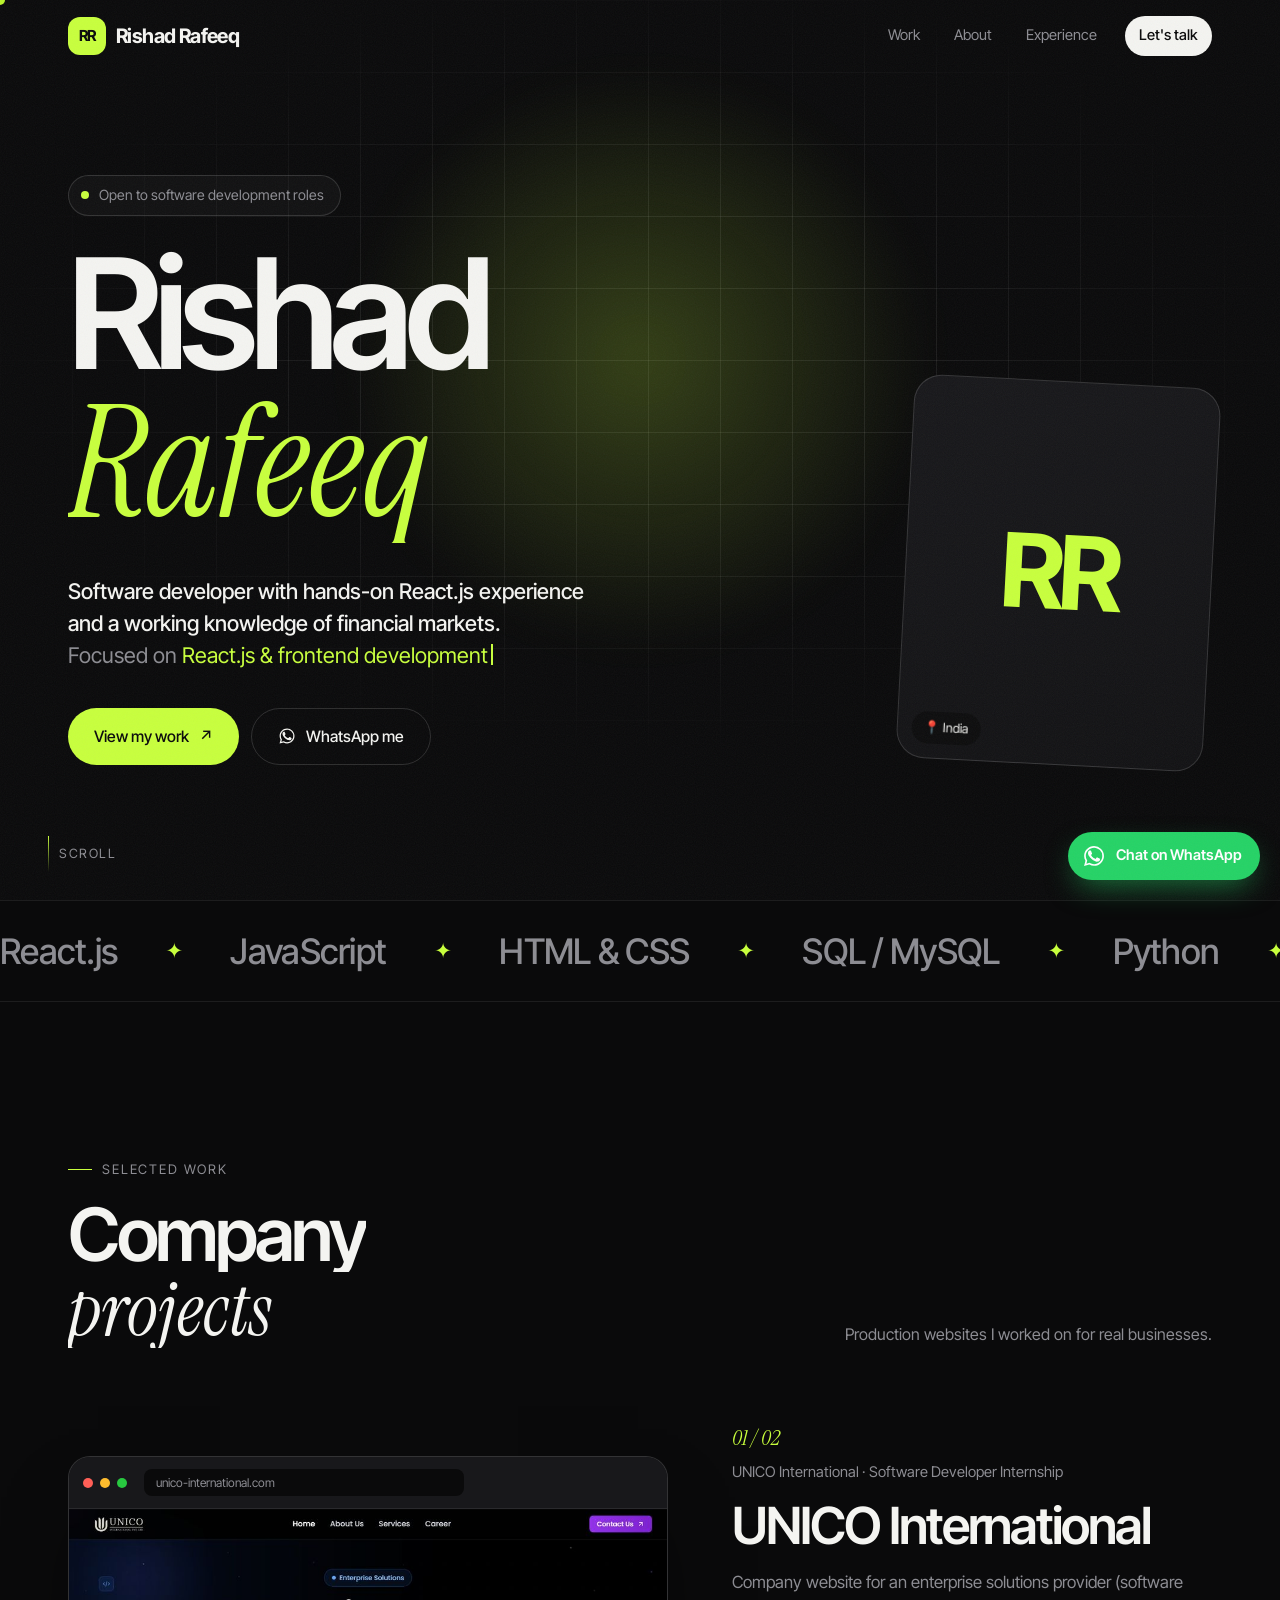
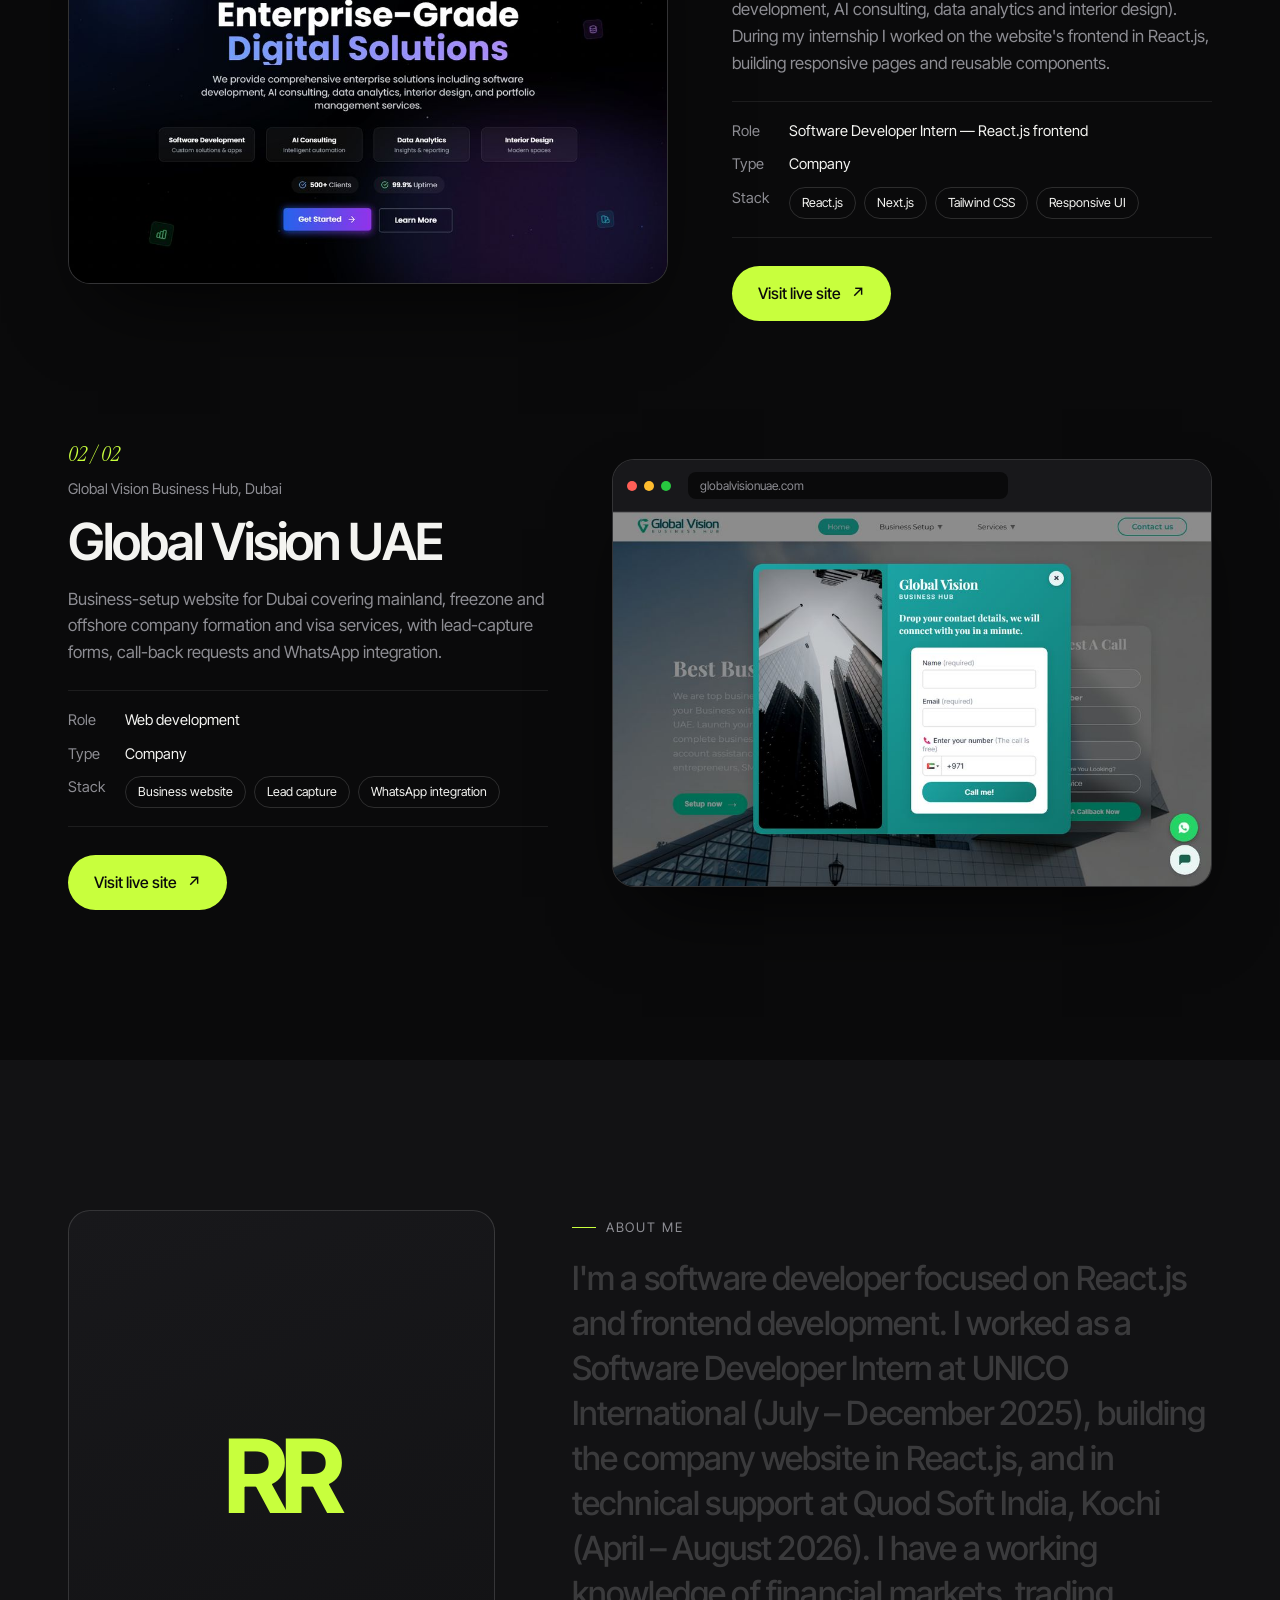
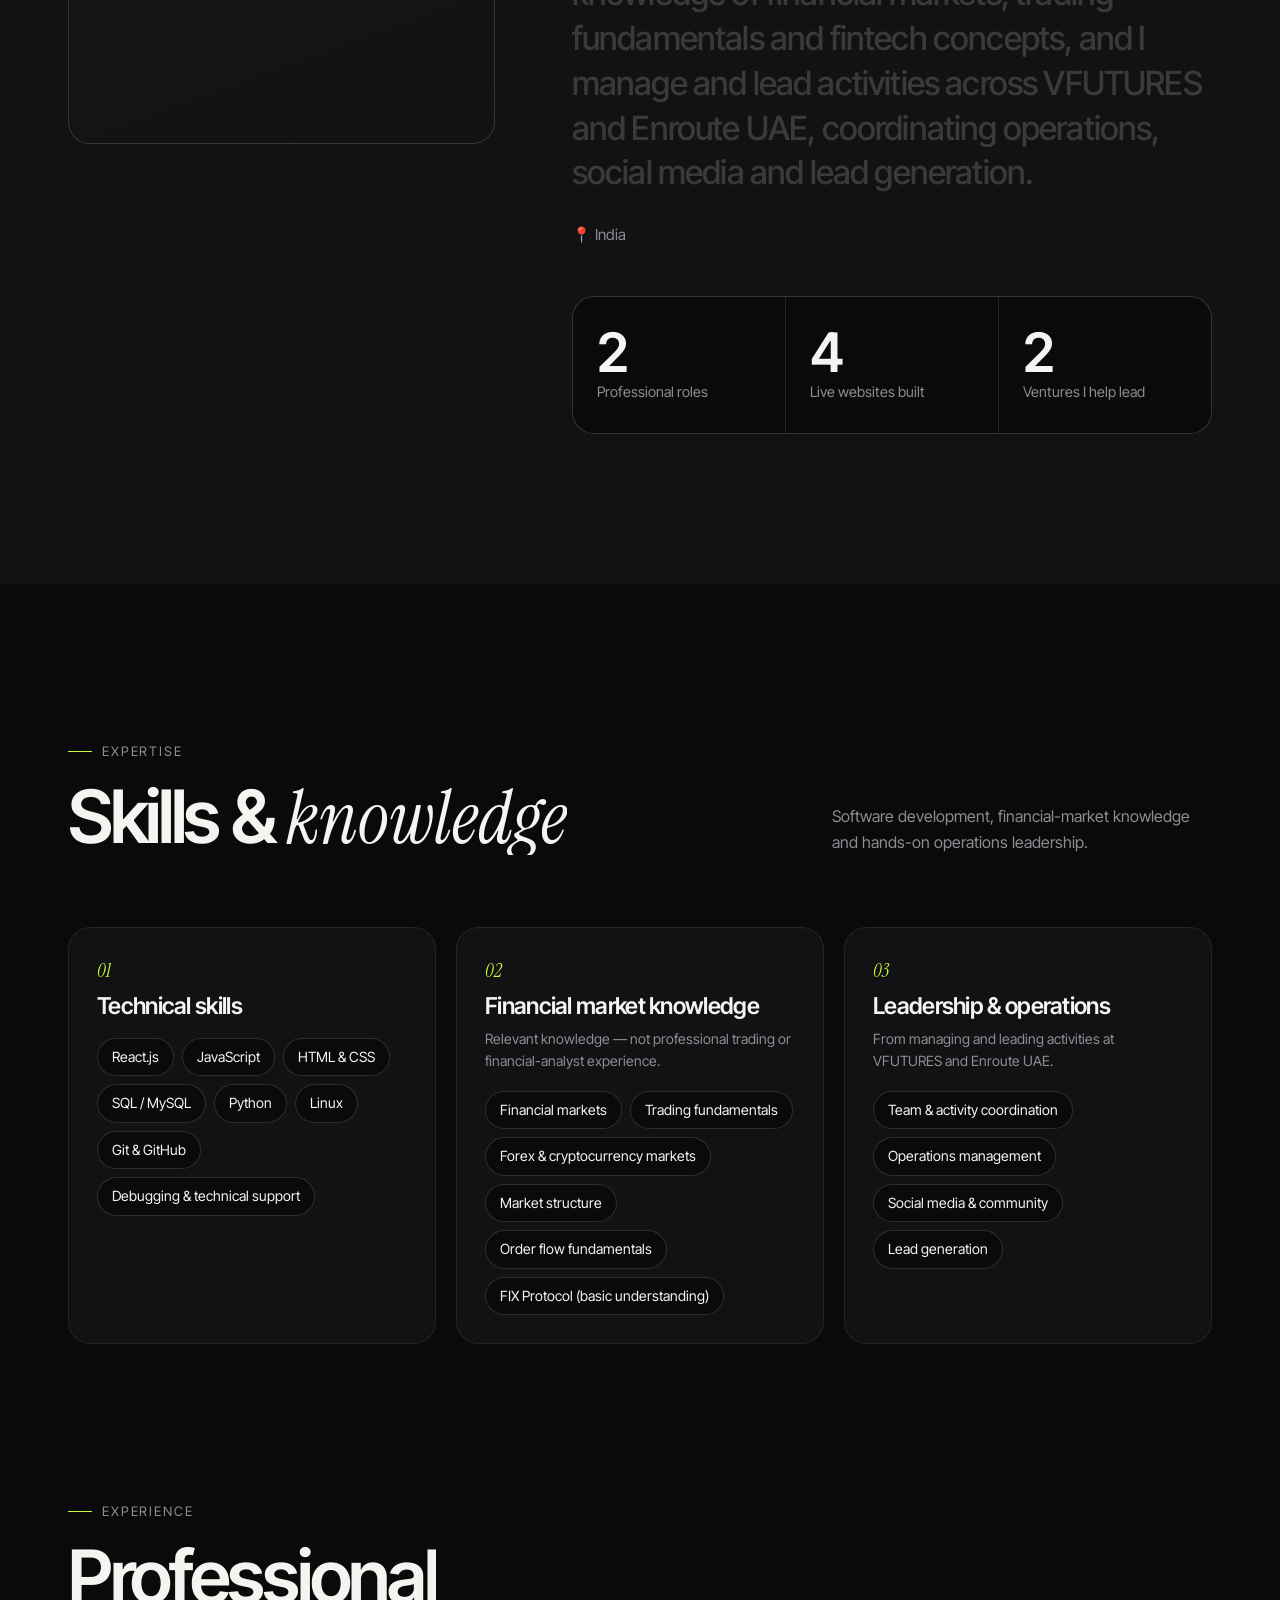
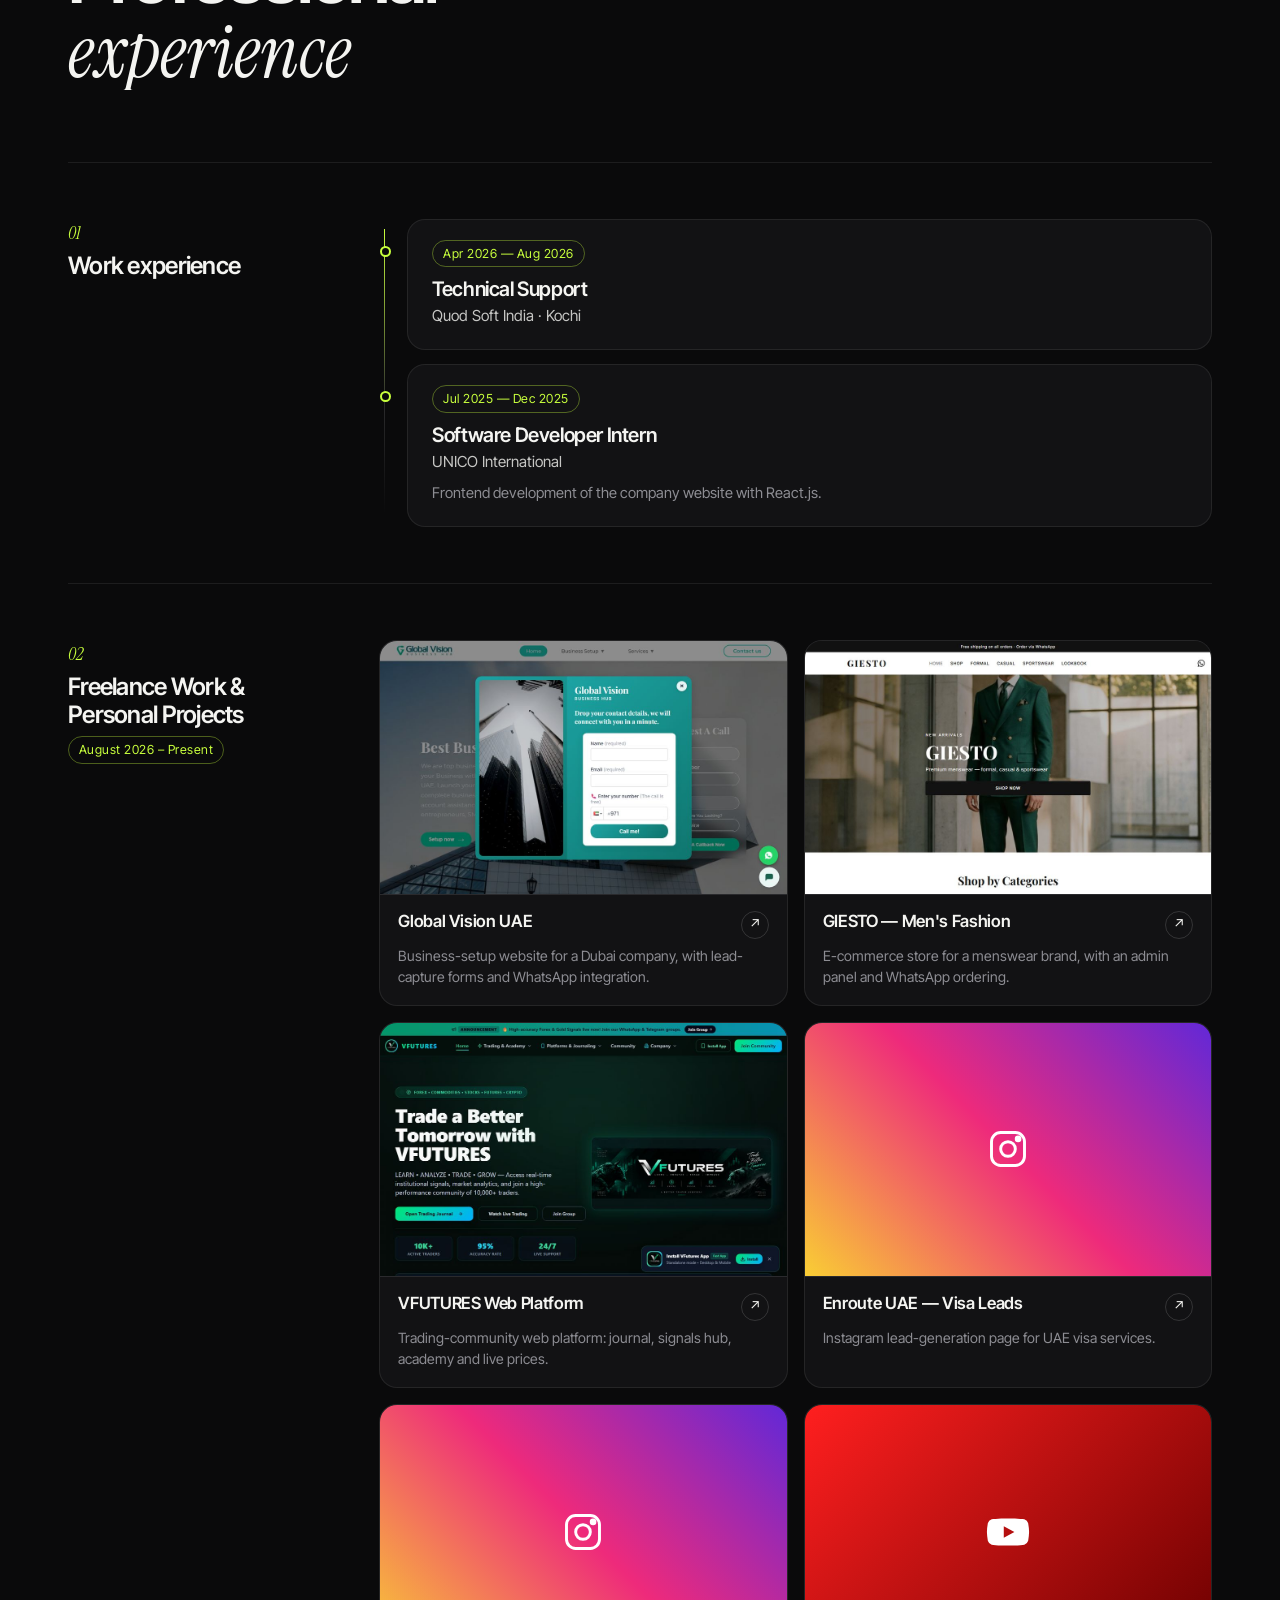
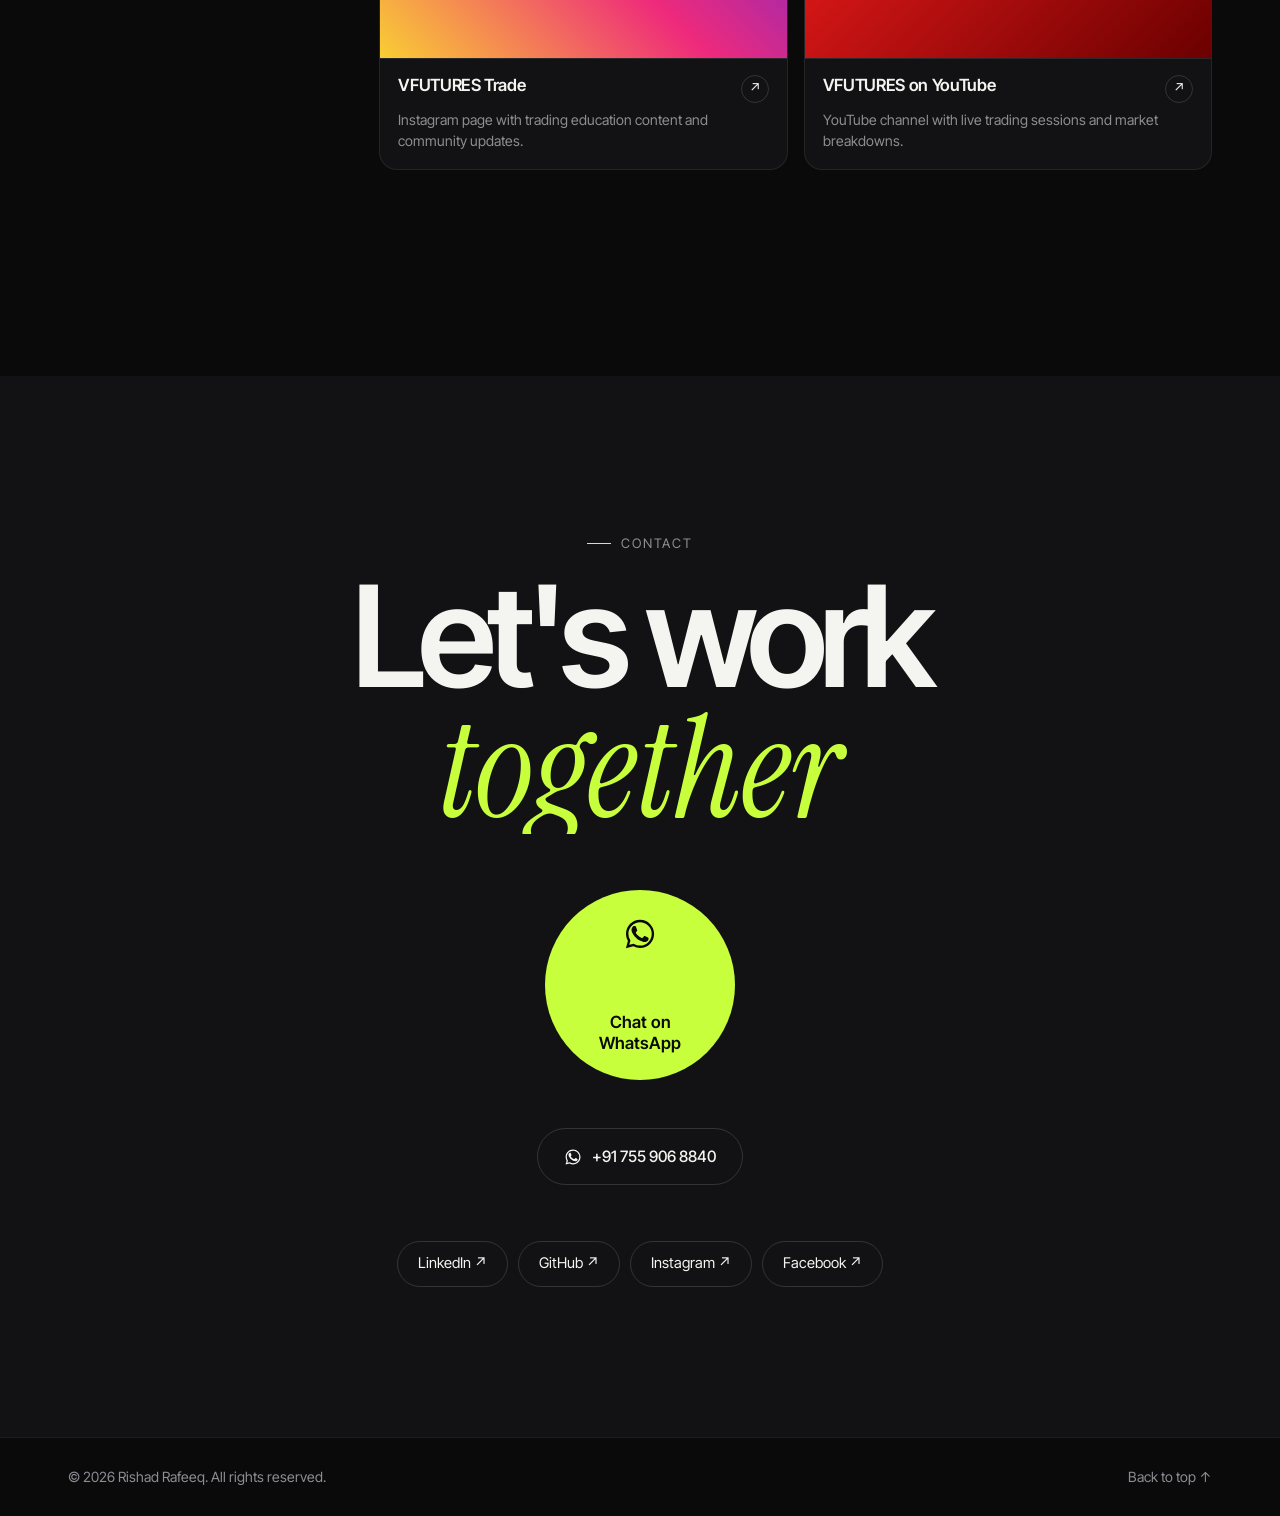
<file: index.html>
<!doctype html>
<html lang="en">
<head>
  <meta charset="utf-8">
  <meta name="viewport" content="width=device-width, initial-scale=1">
  <title>Rishad Rafeeq — Software Developer (React.js)</title>
  <meta name="description" content="Portfolio of Rishad Rafeeq: software developer with React.js experience, financial-markets knowledge and operations leadership.">
  <meta property="og:title" content="Rishad Rafeeq — Software Developer (React.js)">
  <meta property="og:type" content="website">
  <meta property="og:image" content="images/projects/unico.jpg">
  <meta name="theme-color" content="#0a0a0b">
  <link rel="icon" href="data:image/svg+xml,%3Csvg xmlns='http://www.w3.org/2000/svg' viewBox='0 0 64 64'%3E%3Crect width='64' height='64' rx='16' fill='%23c8ff3d'/%3E%3Ctext x='32' y='42' font-family='Arial' font-weight='700' font-size='26' text-anchor='middle' fill='%230a0a0b'%3ERR%3C/text%3E%3C/svg%3E">
  <link rel="preconnect" href="https://fonts.googleapis.com">
  <link rel="preconnect" href="https://fonts.gstatic.com" crossorigin>
  <link href="https://fonts.googleapis.com/css2?family=Inter+Tight:wght@400;500;600;700&family=Instrument+Serif:ital@0;1&display=swap" rel="stylesheet">
  <link rel="stylesheet" href="css/style.css?v=6">
</head>
<body>
  <div id="loader"><span><i data-initial-1>R</i><i data-initial-2>R</i></span></div>
  <div class="cursor" aria-hidden="true"></div>

  <!-- NAV -->
  <header class="nav" id="nav">
    <div class="container">
      <a href="#top" class="logo"><b data-bind="initials">RR</b><span data-bind="name">Rishad Rafeeq</span></a>
      <button class="menu-btn" id="menuBtn" aria-label="Open menu"><span></span><span></span></button>
      <nav class="nav-links" id="navLinks">
        <a href="#work">Work</a>
        <a href="#projects" data-section="projects">Projects</a>
        <a href="#about">About</a>
        <a href="#experience" data-section="experience">Experience</a>
        <a href="#contact" class="cta">Let's talk</a>
      </nav>
    </div>
  </header>

  <main id="top">
    <!-- HERO -->
    <section class="hero">
      <div class="hero-bg"><div class="grid"></div><div class="glow" id="glow"></div></div>
      <div class="container hero-inner">
        <div>
          <span class="badge" id="availBadge"><span class="dot"></span><span data-bind="availableText">Available for freelance projects</span></span>
          <h1 id="heroName"><span class="line"><span>Rishad</span></span><span class="line"><span class="serif accent">Rafeeq</span></span></h1>
          <div class="hero-sub">
            <p><strong data-bind="headline"></strong><br><span data-bind="rolesPrefix">Focused on</span> <span class="role" id="role"></span></p>
          </div>
          <div class="hero-actions">
            <a href="#work" class="btn btn-primary">View my work <span class="arrow">↗</span></a>
            <a href="#contact" class="btn btn-ghost wa-link" id="heroWa">Get in touch</a>
          </div>
        </div>
        <div class="hero-photo" id="heroPhoto"></div>
      </div>
      <div class="scroll-cue">Scroll</div>
    </section>

    <div class="marquee" aria-hidden="true"><div class="marquee-track" id="marquee"></div><div class="marquee-track" id="marquee2"></div></div>

    <!-- FEATURED COMPANY WORK -->
    <section id="work">
      <div class="container">
        <div class="sec-head">
          <div>
            <div class="eyebrow">Selected work</div>
            <h2 class="sec-title split"><span class="line"><span>Company</span></span><span class="line"><span><span class="serif">projects</span></span></span></h2>
          </div>
          <p class="reveal">Production websites I worked on for real businesses.</p>
        </div>
        <div class="cases" id="cases"></div>
      </div>
    </section>

    <!-- ALL PROJECTS -->
    <section id="projects" style="padding-top:0">
      <div class="container">
        <div class="sec-head">
          <div>
            <div class="eyebrow">More work</div>
            <h2 class="sec-title split"><span class="line"><span>Products &amp;</span></span><span class="line"><span><span class="serif">experiments</span></span></span></h2>
          </div>
        </div>
        <div class="filters reveal" id="filters"></div>
        <div class="grid" id="grid"></div>
      </div>
    </section>

    <!-- ABOUT -->
    <section id="about" style="background:var(--surface)">
      <div class="container about-grid">
        <div class="about-photo reveal" id="aboutPhoto"></div>
        <div>
          <div class="eyebrow">About me</div>
          <p class="about-text" id="aboutText"></p>
          <div class="about-meta" id="aboutMeta"></div>
          <div class="stats reveal" id="stats"></div>
        </div>
      </div>
    </section>

    <!-- SKILLS -->
    <section id="skills">
      <div class="container">
        <div class="sec-head">
          <div>
            <div class="eyebrow">Expertise</div>
            <h2 class="sec-title split"><span class="line"><span>Skills &amp; <span class="serif">knowledge</span></span></span></h2>
          </div>
          <p class="reveal">Software development, financial-market knowledge and hands-on operations leadership.</p>
        </div>
        <div class="skills" id="skillList"></div>
      </div>
    </section>

    <!-- EXPERIENCE -->
    <section id="experience" style="padding-top:0">
      <div class="container">
        <div class="sec-head">
          <div>
            <div class="eyebrow">Experience</div>
            <h2 class="sec-title split"><span class="line"><span>Professional</span></span><span class="line"><span><span class="serif">experience</span></span></span></h2>
          </div>
        </div>
        <div class="xp" id="xp">
          <div class="xp-block" id="xpWork">
            <div class="xp-label reveal"><span class="xp-num">01</span><h3>Work experience</h3></div>
            <ol class="timeline" id="expList"></ol>
          </div>
          <div class="xp-block" id="xpProjects">
            <div class="xp-label reveal"><span class="xp-num">02</span><h3>Freelance Work &amp; Personal Projects</h3><p><span class="tl-period">August 2026 – Present</span></p></div>
            <div class="mini-grid" id="projectList"></div>
          </div>
        </div>
      </div>
    </section>

    <!-- GALLERY -->
    <section id="gallery" style="padding-top:0">
      <div class="container">
        <div class="sec-head">
          <div>
            <div class="eyebrow">Gallery</div>
            <h2 class="sec-title split"><span class="line"><span>Behind the <span class="serif">scenes</span></span></span></h2>
          </div>
        </div>
        <div class="gallery" id="galleryGrid"></div>
      </div>
    </section>

    <!-- CONTACT -->
    <section class="contact" id="contact" style="background:var(--surface)">
      <div class="container">
        <div class="eyebrow">Contact</div>
        <h2 class="split"><span class="line"><span>Let's work</span></span><span class="line"><span class="serif">together</span></span></h2>
        <a class="big-btn magnetic" id="contactBtn" href="#">Start a<br>project ↗</a>
        <div class="contact-actions" id="contactActions"></div>
        <div class="socials" id="socials"></div>
      </div>
    </section>
  </main>

  <footer>
    <div class="container">
      <span>© <span id="year"></span> <span data-bind="name">Rishad Rafeeq</span>. All rights reserved.</span>
      <a href="#top">Back to top ↑</a>
    </div>
  </footer>

  <div class="lightbox" id="lightbox"><img alt=""></div>
  <a class="wa-float" id="waFloat" href="#" target="_blank" rel="noopener" aria-label="Chat on WhatsApp" hidden></a>
  <script src="js/main.js?v=7"></script>
</body>
</html>
</file>
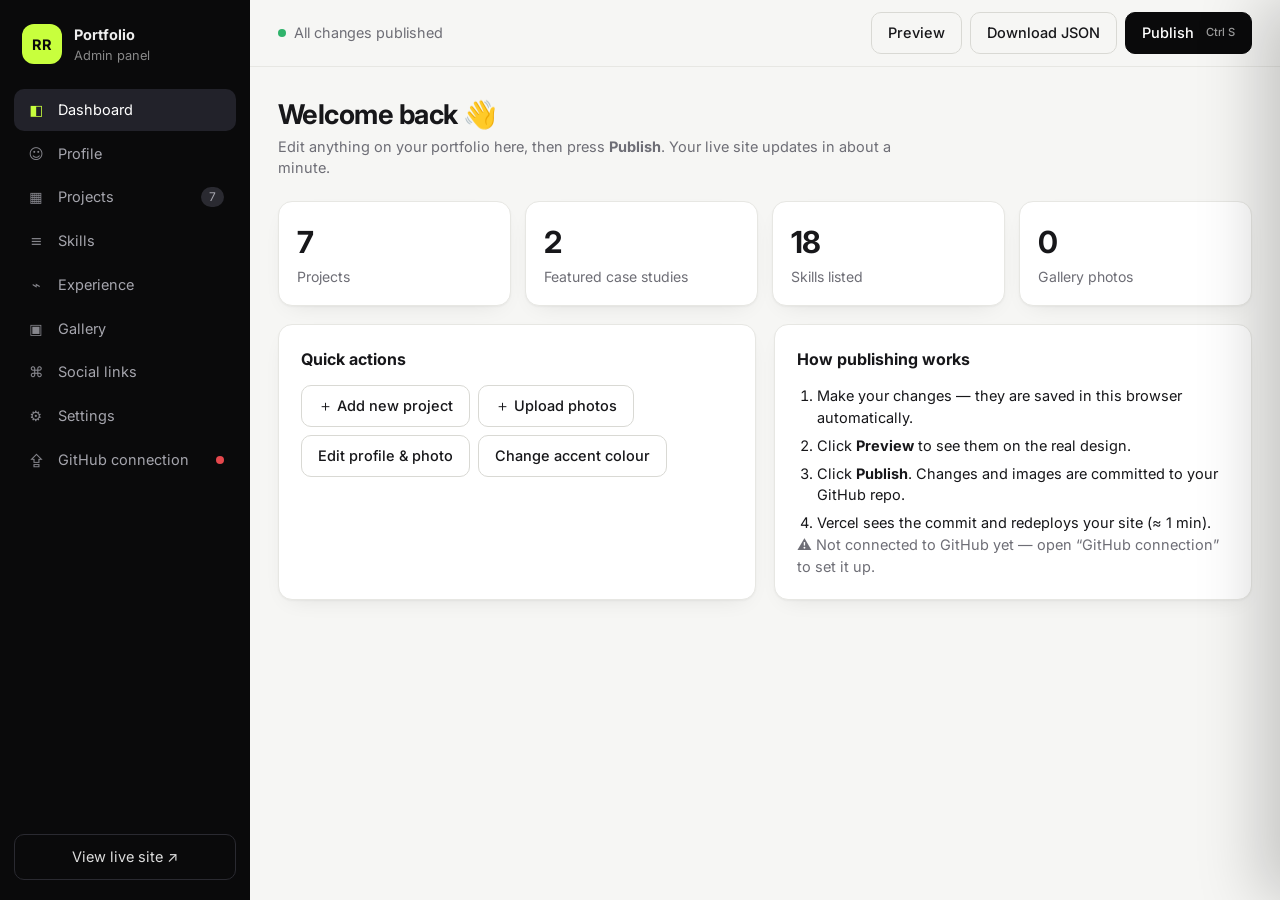
<file: admin/index.html>
<!doctype html>
<html lang="en">
<head>
  <meta charset="utf-8">
  <meta name="viewport" content="width=device-width, initial-scale=1">
  <meta name="robots" content="noindex, nofollow">
  <title>Portfolio Admin</title>
  <link rel="preconnect" href="https://fonts.googleapis.com">
  <link href="https://fonts.googleapis.com/css2?family=Inter:wght@400;500;600;700&display=swap" rel="stylesheet">
  <link rel="stylesheet" href="admin.css?v=5">
</head>
<body>
  <div class="app">
    <!-- SIDEBAR -->
    <aside class="sidebar" id="sidebar">
      <div class="brand"><b>RR</b><div><strong>Portfolio</strong><small>Admin panel</small></div></div>
      <nav id="tabs">
        <button data-tab="dashboard" class="on"><span>◧</span>Dashboard</button>
        <button data-tab="profile"><span>☺</span>Profile</button>
        <button data-tab="projects"><span>▦</span>Projects <em id="projCount"></em></button>
        <button data-tab="skills"><span>≡</span>Skills</button>
        <button data-tab="experience"><span>⌁</span>Experience</button>
        <button data-tab="gallery"><span>▣</span>Gallery</button>
        <button data-tab="socials"><span>⌘</span>Social links</button>
        <button data-tab="settings"><span>⚙</span>Settings</button>
        <button data-tab="github"><span>⇪</span>GitHub connection <em id="ghDot" class="dot"></em></button>
      </nav>
      <a class="view-site" href="../" target="_blank">View live site ↗</a>
    </aside>

    <!-- MAIN -->
    <div class="main">
      <header class="topbar">
        <button class="icon-btn mobile-only" id="menuToggle" aria-label="Menu">☰</button>
        <div class="status" id="status"><i></i><span>Loading…</span></div>
        <div class="top-actions">
          <button class="btn ghost" id="previewBtn" title="Preview unsaved changes">Preview</button>
          <button class="btn ghost hide-sm" id="downloadBtn" title="Download content.json">Download JSON</button>
          <button class="btn primary" id="publishBtn">Publish <kbd>Ctrl S</kbd></button>
        </div>
      </header>

      <div id="draftBanner" class="banner" hidden>
        <span>You have unpublished changes saved in this browser from <b id="draftTime"></b>.</span>
        <div><button class="btn sm primary" id="restoreDraft">Restore</button><button class="btn sm ghost" id="discardDraft">Discard</button></div>
      </div>

      <main class="content" id="content">
        <!-- DASHBOARD -->
        <section data-panel="dashboard" class="panel on">
          <div class="panel-head"><div><h1>Welcome back 👋</h1><p>Edit anything on your portfolio here, then press <b>Publish</b>. Your live site updates in about a minute.</p></div></div>
          <div class="kpis" id="kpis"></div>
          <div class="two">
            <div class="card">
              <h3>Quick actions</h3>
              <div class="quick">
                <button class="btn" data-go="projects" data-new>＋ Add new project</button>
                <button class="btn" data-go="gallery">＋ Upload photos</button>
                <button class="btn" data-go="profile">Edit profile & photo</button>
                <button class="btn" data-go="settings">Change accent colour</button>
              </div>
            </div>
            <div class="card">
              <h3>How publishing works</h3>
              <ol class="steps">
                <li>Make your changes — they are saved in this browser automatically.</li>
                <li>Click <b>Preview</b> to see them on the real design.</li>
                <li>Click <b>Publish</b>. Changes and images are committed to your GitHub repo.</li>
                <li>Vercel sees the commit and redeploys your site (≈ 1 min).</li>
              </ol>
              <p class="muted" id="ghHint"></p>
            </div>
          </div>
        </section>

        <!-- PROFILE -->
        <section data-panel="profile" class="panel">
          <div class="panel-head"><div><h1>Profile</h1><p>Your name, intro, photos and contact details.</p></div></div>
          <div class="card">
            <h3>Photos</h3>
            <div class="two">
              <div class="img-field" data-image="profile.photo" data-label="Hero photo (portrait)"></div>
              <div class="img-field" data-image="profile.aboutPhoto" data-label="About section photo"></div>
            </div>
          </div>
          <div class="card">
            <h3>Basics</h3>
            <div class="form-grid">
              <label>Full name<input data-path="profile.name"></label>
              <label>Initials (logo)<input data-path="profile.initials" maxlength="3"></label>
              <label class="full">Headline<input data-path="profile.headline"></label>
              <label class="full">Text before the typing roles <small>e.g. “Focused on”. Avoid “Currently working as” unless you are employed.</small><input data-path="profile.rolesPrefix"></label>
              <label class="full">Roles / focus areas <small>one per line — they type out in the hero</small><textarea data-path="profile.roles" data-type="lines" rows="3"></textarea></label>
              <label class="full">About me<textarea data-path="profile.about" rows="6"></textarea></label>
              <label>Location<input data-path="profile.location"></label>
              <label class="toggle-row">Show "available" badge<input type="checkbox" data-path="profile.available"><span class="switch"></span></label>
              <label class="full">Availability text<input data-path="profile.availableText"></label>
            </div>
          </div>
          <div class="card">
            <h3>Contact</h3>
            <div class="form-grid">
              <label>Email<input type="email" data-path="profile.email" placeholder="you@example.com"></label>
              <label>WhatsApp number<input data-path="profile.whatsapp" placeholder="+971 50 000 0000"></label>
              <label class="full">Résumé / CV link<input data-path="profile.resume" placeholder="https://drive.google.com/…"></label>
            </div>
          </div>
          <div class="card">
            <div class="card-head"><h3>Stats</h3><button class="btn sm" data-add="stats">＋ Add stat</button></div>
            <div class="rows" data-list="stats"></div>
          </div>
        </section>

        <!-- PROJECTS -->
        <section data-panel="projects" class="panel">
          <div class="panel-head">
            <div><h1>Projects</h1><p>Turn on <b>Featured</b> to show a project as a big case study in "Company projects". Change the order with ↑ ↓.</p></div>
            <button class="btn primary" id="addProject">＋ New project</button>
          </div>
          <div class="toolbar">
            <input type="search" id="projSearch" placeholder="Search projects…">
            <select id="projFilter"><option value="">All categories</option></select>
          </div>
          <div class="proj-list" id="projList"></div>
        </section>

        <!-- SKILLS -->
        <section data-panel="skills" class="panel">
          <div class="panel-head"><div><h1>Skills &amp; knowledge</h1><p>Each group is shown as a card. Use the note to set expectations honestly (e.g. “basic understanding”).</p></div><button class="btn primary" id="addGroup">＋ Add group</button></div>
          <div class="groups" id="groupList"></div>
        </section>

        <!-- EXPERIENCE -->
        <section data-panel="experience" class="panel">
          <div class="panel-head"><div><h1>Work experience</h1><p>Formal jobs and internships only — top item shows first. Freelance and personal projects are added under <b>Projects</b> (choose “Show in Experience section”).</p></div><button class="btn primary" data-add="experience">＋ Add job</button></div>
          <div class="card"><div class="rows" data-list="experience"></div></div>
        </section>

        <!-- GALLERY -->
        <section data-panel="gallery" class="panel">
          <div class="panel-head"><div><h1>Gallery</h1><p>Photos are resized automatically. The section hides itself when empty.</p></div>
            <label class="btn primary">＋ Upload photos<input type="file" id="galleryUpload" accept="image/*" multiple hidden></label></div>
          <div class="gallery-grid" id="galleryList"></div>
        </section>

        <!-- SOCIALS -->
        <section data-panel="socials" class="panel">
          <div class="panel-head"><div><h1>Social links</h1><p>Shown in the contact section.</p></div><button class="btn primary" data-add="socials">＋ Add link</button></div>
          <div class="card"><div class="rows" data-list="socials"></div></div>
        </section>

        <!-- SETTINGS -->
        <section data-panel="settings" class="panel">
          <div class="panel-head"><div><h1>Settings</h1><p>Look & feel, sections and SEO.</p></div></div>
          <div class="card">
            <h3>Accent colour</h3>
            <div class="swatches" id="swatches"></div>
            <label class="inline">Custom<input type="color" data-path="settings.accent"></label>
          </div>
          <div class="card">
            <h3>Sections</h3>
            <label class="toggle-row">Show Skills<input type="checkbox" data-path="settings.showSkills"><span class="switch"></span></label>
            <label class="toggle-row">Show Experience<input type="checkbox" data-path="settings.showExperience"><span class="switch"></span></label>
            <label class="toggle-row">Show Gallery<input type="checkbox" data-path="settings.showGallery"><span class="switch"></span></label>
            <label class="toggle-row">Floating WhatsApp button <small>uses the number in Profile → Contact</small><input type="checkbox" data-path="settings.showWhatsappButton"><span class="switch"></span></label>
          </div>
          <div class="card">
            <h3>SEO (Google & link previews)</h3>
            <div class="form-grid">
              <label class="full">Page title<input data-path="settings.seoTitle"></label>
              <label class="full">Description<textarea data-path="settings.seoDescription" rows="2"></textarea></label>
            </div>
          </div>
          <div class="card danger">
            <h3>Backup</h3>
            <p class="muted">Download a copy of all content, or restore one.</p>
            <div class="quick">
              <button class="btn" id="downloadBtn2">Download content.json</button>
              <label class="btn">Import content.json<input type="file" id="importJson" accept="application/json" hidden></label>
            </div>
          </div>
        </section>

        <!-- GITHUB -->
        <section data-panel="github" class="panel">
          <div class="panel-head"><div><h1>GitHub connection</h1><p>Publishing saves your changes straight to your GitHub repo. Vercel redeploys automatically.</p></div></div>
          <div class="card">
            <div class="form-grid">
              <label>GitHub username<input id="ghOwner" placeholder="rishadrafeeq"></label>
              <label>Repository<input id="ghRepo" placeholder="portfolio"></label>
              <label>Branch<input id="ghBranch" placeholder="main"></label>
              <label>Folder in repo <small>leave empty if the site is at the repo root</small><input id="ghPath" placeholder=""></label>
              <label class="full">Personal access token<input id="ghToken" type="password" autocomplete="off" placeholder="github_pat_…"></label>
            </div>
            <div class="quick" style="margin-top:16px">
              <button class="btn primary" id="ghSave">Save & test connection</button>
              <button class="btn ghost" id="ghForget">Forget token</button>
            </div>
            <p id="ghResult" class="muted"></p>
          </div>
          <div class="card">
            <h3>How to create the token (one time)</h3>
            <ol class="steps">
              <li>Open <a href="https://github.com/settings/personal-access-tokens/new" target="_blank" rel="noopener">GitHub → Settings → Fine-grained tokens → Generate new token</a>.</li>
              <li>Repository access: <b>Only select repositories</b> → choose your portfolio repo.</li>
              <li>Permissions → Repository permissions → <b>Contents: Read and write</b>.</li>
              <li>Generate, copy the token and paste it above.</li>
            </ol>
            <p class="muted">The token is stored only in this browser (localStorage) and is sent only to api.github.com. Use “Forget token” on shared computers.</p>
          </div>
        </section>
      </main>
    </div>
  </div>

  <!-- PROJECT EDITOR -->
  <div class="drawer-bg" id="drawerBg"></div>
  <aside class="drawer" id="drawer" aria-hidden="true">
    <div class="drawer-head"><h2 id="drawerTitle">Edit project</h2><button class="icon-btn" id="drawerClose" aria-label="Close">✕</button></div>
    <form id="projForm" class="drawer-body">
      <div class="img-field" data-image="__proj.image" data-label="Screenshot / cover image"></div>
      <div class="form-grid">
        <label class="full">Title *<input name="title" required></label>
        <label>Category<input name="category" list="catList" placeholder="Company, Client, My Product…"><datalist id="catList"></datalist></label>
        <label class="toggle-row">Featured case study<input type="checkbox" name="featured"><span class="switch"></span></label>
        <label class="full">Show in Experience section
          <select name="section">
            <option value="">No — show in the projects grid</option>
            <option value="freelance">Freelance client projects</option>
            <option value="personal">Personal projects</option>
          </select>
        </label>
        <label class="full">Short summary <small>one line, used on Experience cards</small><input name="summary" maxlength="140"></label>
        <label>Client / company<input name="client"></label>
        <label>Your role<input name="role" placeholder="Full-stack development"></label>
        <label class="full">Description<textarea name="description" rows="4"></textarea></label>
        <label class="full">Tags <small>comma separated</small><input name="tags" placeholder="Next.js, Tailwind, Admin Panel"></label>
        <label class="full">Live URL<input name="live" type="url" placeholder="https://…"></label>
        <label class="full">GitHub URL<input name="github" type="url" placeholder="https://github.com/…"></label>
      </div>
    </form>
    <div class="drawer-foot">
      <button class="btn ghost danger-text" id="projDelete">Delete</button>
      <div><button class="btn ghost" id="projCancel">Cancel</button><button class="btn primary" id="projSave">Save project</button></div>
    </div>
  </aside>

  <div class="toasts" id="toasts"></div>
  <script src="admin.js?v=5"></script>
</body>
</html>
</file>
<file: css/style.css>
/* ==========================================================================
   Rishad Rafeeq — Portfolio
   ========================================================================== */
:root {
  --bg: #0a0a0b;
  --surface: #121214;
  --surface-2: #18181b;
  --text: #f4f4f1;
  --muted: #8d8d93;
  --line: rgba(255, 255, 255, .08);
  --line-2: rgba(255, 255, 255, .14);
  --accent: #c8ff3d;
  --accent-ink: #0a0a0b;
  --radius: 22px;
  --ease: cubic-bezier(.16, 1, .3, 1);
  --sans: "Inter Tight", "Inter", system-ui, sans-serif;
  --serif: "Instrument Serif", Georgia, serif;
  --gutter: clamp(16px, 4vw, 48px);
}

*, *::before, *::after { box-sizing: border-box; margin: 0; padding: 0; }
html { scroll-behavior: smooth; -webkit-text-size-adjust: 100%; }
body {
  background: var(--bg);
  color: var(--text);
  font-family: var(--sans);
  font-size: 16px;
  line-height: 1.6;
  overflow-x: hidden;
  -webkit-font-smoothing: antialiased;
}
img { display: block; max-width: 100%; }
a { color: inherit; text-decoration: none; }
button { font: inherit; color: inherit; background: none; border: 0; cursor: pointer; }
::selection { background: var(--accent); color: var(--accent-ink); }

.container { width: 100%; max-width: 1240px; margin: 0 auto; padding: 0 var(--gutter); }
section { position: relative; padding: clamp(80px, 12vw, 150px) 0; }
.serif { font-family: var(--serif); font-style: italic; font-weight: 400; letter-spacing: 0; }
.accent { color: var(--accent); }

/* grain */
body::after {
  content: ""; position: fixed; inset: 0; pointer-events: none; z-index: 90; opacity: .05;
  background-image: url("data:image/svg+xml,%3Csvg xmlns='http://www.w3.org/2000/svg' width='160' height='160'%3E%3Cfilter id='n'%3E%3CfeTurbulence type='fractalNoise' baseFrequency='.9' numOctaves='3' stitchTiles='stitch'/%3E%3C/filter%3E%3Crect width='100%25' height='100%25' filter='url(%23n)'/%3E%3C/svg%3E");
}

/* ---------- loader ---------- */
#loader {
  position: fixed; inset: 0; z-index: 200; background: var(--bg);
  display: grid; place-items: center;
  transition: transform 1s var(--ease) .1s;
}
#loader span { font-size: clamp(3rem, 10vw, 6rem); font-weight: 600; letter-spacing: -.04em; overflow: hidden; display: inline-flex; }
#loader span i { font-style: normal; display: inline-block; animation: loadUp .8s var(--ease) both; }
#loader span i:nth-child(2) { animation-delay: .08s; color: var(--accent); }
@keyframes loadUp { from { transform: translateY(110%); } }
body.loaded #loader { transform: translateY(-100%); }

/* ---------- cursor ---------- */
.cursor {
  position: fixed; top: 0; left: 0; width: 10px; height: 10px; border-radius: 50%;
  background: var(--accent); pointer-events: none; z-index: 150; mix-blend-mode: difference;
  transform: translate(-50%, -50%); transition: width .3s var(--ease), height .3s var(--ease);
}
.cursor.big { width: 64px; height: 64px; }
@media (hover: none), (max-width: 900px) { .cursor { display: none; } }

/* ---------- nav ---------- */
.nav {
  position: fixed; top: 0; left: 0; right: 0; z-index: 60;
  transition: transform .5s var(--ease), background .3s, border-color .3s;
  border-bottom: 1px solid transparent;
}
.nav.scrolled { background: rgba(10, 10, 11, .72); backdrop-filter: blur(16px); -webkit-backdrop-filter: blur(16px); border-color: var(--line); }
.nav.hidden { transform: translateY(-100%); }
.nav .container { display: flex; align-items: center; justify-content: space-between; height: 72px; }
.logo { font-weight: 700; font-size: 1.25rem; letter-spacing: -.03em; display: flex; align-items: center; gap: 10px; }
.logo b { width: 38px; height: 38px; border-radius: 12px; background: var(--accent); color: var(--accent-ink); display: grid; place-items: center; font-size: .95rem; }
.nav-links { display: flex; align-items: center; gap: 6px; }
.nav-links a { padding: 8px 14px; border-radius: 999px; font-size: .92rem; color: var(--muted); transition: color .2s, background .2s; }
.nav-links a:hover { color: var(--text); background: var(--surface-2); }
.nav-links a.cta { background: var(--text); color: var(--bg); font-weight: 500; margin-left: 8px; }
.nav-links a.cta:hover { background: var(--accent); }
.menu-btn { display: none; width: 44px; height: 44px; border-radius: 50%; border: 1px solid var(--line-2); position: relative; }
.menu-btn span { position: absolute; left: 13px; right: 13px; height: 1.5px; background: var(--text); transition: transform .4s var(--ease); }
.menu-btn span:first-child { top: 17px; } .menu-btn span:last-child { top: 25px; }
.menu-open .menu-btn span:first-child { transform: translateY(4px) rotate(45deg); }
.menu-open .menu-btn span:last-child { transform: translateY(-4px) rotate(-45deg); }

/* ---------- buttons ---------- */
.btn {
  display: inline-flex; align-items: center; gap: 10px; padding: 15px 26px; border-radius: 999px;
  font-weight: 500; font-size: .98rem; position: relative; overflow: hidden; isolation: isolate;
  transition: transform .4s var(--ease), color .4s var(--ease);
}
.btn::before { content: ""; position: absolute; inset: 0; z-index: -1; border-radius: inherit; transform: translateY(101%); transition: transform .5s var(--ease); }
.btn:hover::before { transform: none; }
.btn-primary { background: var(--accent); color: var(--accent-ink); }
.btn-primary::before { background: var(--text); }
.btn-ghost { border: 1px solid var(--line-2); }
.btn-ghost::before { background: var(--text); }
.btn-ghost:hover { color: var(--bg); }
.btn .arrow { transition: transform .4s var(--ease); }
.btn:hover .arrow { transform: translate(3px, -3px); }

/* ---------- hero ---------- */
.hero { min-height: 100svh; display: flex; align-items: center; padding: 120px 0 80px; overflow: hidden; }
.hero-bg { position: absolute; inset: 0; pointer-events: none; }
.hero-bg .grid {
  position: absolute; inset: 0;
  background-image: linear-gradient(var(--line) 1px, transparent 1px), linear-gradient(90deg, var(--line) 1px, transparent 1px);
  background-size: 72px 72px;
  mask-image: radial-gradient(ellipse 70% 60% at 50% 40%, #000 30%, transparent 75%);
  -webkit-mask-image: radial-gradient(ellipse 70% 60% at 50% 40%, #000 30%, transparent 75%);
}
.hero-bg .glow {
  position: absolute; width: 640px; height: 640px; border-radius: 50%; left: 50%; top: 40%;
  background: radial-gradient(circle, color-mix(in srgb, var(--accent) 22%, transparent), transparent 65%);
  transform: translate(-50%, -50%); filter: blur(20px); transition: left 1.2s var(--ease), top 1.2s var(--ease);
}
.hero-inner { position: relative; display: grid; grid-template-columns: 1fr auto; gap: 48px; align-items: end; }
.badge {
  display: inline-flex; align-items: center; gap: 10px; padding: 8px 16px 8px 12px; border-radius: 999px;
  border: 1px solid var(--line-2); background: rgba(255, 255, 255, .03); font-size: .88rem; color: var(--muted);
}
.badge .dot { width: 8px; height: 8px; border-radius: 50%; background: var(--accent); box-shadow: 0 0 0 0 var(--accent); animation: pulse 2s infinite; }
@keyframes pulse { 70% { box-shadow: 0 0 0 10px transparent; } 100% { box-shadow: 0 0 0 0 transparent; } }
.hero h1 {
  font-size: clamp(3.4rem, 12vw, 10.5rem); line-height: .9; letter-spacing: -.055em; font-weight: 600;
  margin: 28px 0 32px;
}
.hero h1 .line { display: block; overflow: hidden; padding-bottom: .06em; }
.hero h1 .line > span { display: inline-block; transform: translateY(110%); transition: transform 1.2s var(--ease); }
.hero h1 .line:nth-child(2) > span { transition-delay: .1s; }
body.loaded .hero h1 .line > span { transform: none; transition-delay: .55s; }
body.loaded .hero h1 .line:nth-child(2) > span { transition-delay: .65s; }
.hero-sub { display: grid; grid-template-columns: minmax(0, 520px) auto; gap: 32px; align-items: end; }
.hero-sub p { font-size: clamp(1.1rem, 2vw, 1.35rem); color: var(--muted); line-height: 1.5; }
.hero-sub p strong { color: var(--text); font-weight: 500; }
.role { display: inline-block; color: var(--accent); min-width: 1ch; }
.role::after { content: ""; display: inline-block; width: 2px; height: 1em; background: var(--accent); margin-left: 3px; vertical-align: -2px; animation: blink 1s steps(1) infinite; }
@keyframes blink { 50% { opacity: 0; } }
.hero-actions { display: flex; gap: 12px; flex-wrap: wrap; margin-top: 36px; }
.hero-photo {
  width: clamp(220px, 24vw, 320px); aspect-ratio: 4 / 5; border-radius: 28px; overflow: hidden; position: relative;
  border: 1px solid var(--line-2); background: linear-gradient(160deg, var(--surface-2), var(--surface));
  transform: rotate(3deg); transition: transform .8s var(--ease);
}
.hero-photo:hover { transform: rotate(0) scale(1.02); }
.hero-photo img { width: 100%; height: 100%; object-fit: cover; }
.monogram { width: 100%; height: 100%; display: grid; place-items: center; font-size: clamp(4rem, 8vw, 7rem); font-weight: 700; letter-spacing: -.06em; color: var(--accent); }
.hero-photo .tag { position: absolute; left: 14px; bottom: 14px; padding: 6px 12px; border-radius: 999px; background: rgba(10, 10, 11, .7); backdrop-filter: blur(8px); font-size: .8rem; }
.scroll-cue { position: absolute; left: var(--gutter); bottom: 28px; font-size: .8rem; color: var(--muted); display: flex; align-items: center; gap: 10px; letter-spacing: .12em; text-transform: uppercase; }
.scroll-cue::before { content: ""; width: 1px; height: 36px; background: linear-gradient(var(--accent), transparent); animation: cue 2s var(--ease) infinite; transform-origin: top; }
@keyframes cue { 0% { transform: scaleY(0); } 50% { transform: scaleY(1); } 100% { transform: scaleY(1); opacity: 0; } }

/* ---------- marquee ---------- */
.marquee { border-block: 1px solid var(--line); padding: 22px 0; overflow: hidden; display: flex; user-select: none; }
.marquee-track { display: flex; flex-shrink: 0; gap: 48px; padding-right: 48px; animation: marquee 40s linear infinite; }
.marquee:hover .marquee-track { animation-play-state: paused; }
.marquee-track span { font-size: clamp(1.4rem, 3vw, 2.2rem); font-weight: 500; letter-spacing: -.02em; white-space: nowrap; display: flex; align-items: center; gap: 48px; color: var(--muted); }
.marquee-track span::after { content: "✦"; color: var(--accent); font-size: .6em; }
@keyframes marquee { to { transform: translateX(-100%); } }

/* ---------- section heads ---------- */
.sec-head { display: flex; justify-content: space-between; align-items: end; gap: 24px; margin-bottom: clamp(40px, 6vw, 72px); flex-wrap: wrap; }
.eyebrow { display: inline-flex; align-items: center; gap: 10px; font-size: .82rem; letter-spacing: .14em; text-transform: uppercase; color: var(--muted); margin-bottom: 18px; }
.eyebrow::before { content: ""; width: 24px; height: 1px; background: var(--accent); }
.sec-title { font-size: clamp(2.4rem, 6vw, 4.6rem); line-height: 1; letter-spacing: -.045em; font-weight: 600; }
.sec-head p { max-width: 380px; color: var(--muted); }

/* ---------- featured case studies ---------- */
.cases { display: flex; flex-direction: column; gap: clamp(64px, 9vw, 120px); }
.case { display: grid; grid-template-columns: 1.25fr 1fr; gap: clamp(28px, 5vw, 72px); align-items: center; }
.case:nth-child(even) { grid-template-columns: 1fr 1.25fr; }
.case:nth-child(even) .case-media { order: 2; }
.case-media { position: relative; display: block; border-radius: var(--radius); }
.case-media::before {
  content: ""; position: absolute; inset: -1px; border-radius: inherit; z-index: -1;
  background: radial-gradient(60% 60% at 50% 100%, color-mix(in srgb, var(--accent) 35%, transparent), transparent);
  opacity: 0; filter: blur(30px); transition: opacity .6s;
}
.case-media:hover::before { opacity: .7; }
.browser { border-radius: var(--radius); overflow: hidden; border: 1px solid var(--line-2); background: var(--surface); box-shadow: 0 40px 80px -30px rgba(0, 0, 0, .8); }
.browser-bar { display: flex; align-items: center; gap: 7px; padding: 12px 14px; border-bottom: 1px solid var(--line); background: var(--surface-2); }
.browser-bar i { width: 10px; height: 10px; border-radius: 50%; background: #3a3a3f; }
.browser-bar i:nth-child(1) { background: #ff5f57; } .browser-bar i:nth-child(2) { background: #febc2e; } .browser-bar i:nth-child(3) { background: #28c840; }
.browser-bar .url { margin-left: 10px; flex: 1; max-width: 320px; font-size: .75rem; color: var(--muted); background: var(--bg); border-radius: 8px; padding: 4px 12px; white-space: nowrap; overflow: hidden; text-overflow: ellipsis; }
.browser-view { aspect-ratio: 16 / 10; overflow: hidden; position: relative; }
.browser-view img { width: 100%; height: 100%; object-fit: cover; object-position: top; transition: transform 1.2s var(--ease); }
.case-media:hover .browser-view img, .card:hover .browser-view img { transform: scale(1.05); }
.view-pill {
  position: absolute; left: 50%; top: 50%; translate: -50% -50%; scale: .6; opacity: 0;
  width: 108px; height: 108px; border-radius: 50%; display: grid; place-items: center; text-align: center;
  background: var(--accent); color: var(--accent-ink); font-weight: 600; font-size: .9rem; line-height: 1.2;
  transition: scale .5s var(--ease), opacity .3s;
}
.case-media:hover .view-pill { scale: 1; opacity: 1; }
.case-num { font-family: var(--serif); font-style: italic; color: var(--accent); font-size: 1.4rem; }
.case-client { color: var(--muted); font-size: .92rem; margin: 6px 0 14px; }
.case h3 { font-size: clamp(2rem, 4vw, 3.2rem); line-height: 1.02; letter-spacing: -.04em; font-weight: 600; }
.case-desc { color: var(--muted); margin: 18px 0 24px; font-size: 1.05rem; }
.meta-row { display: grid; grid-template-columns: auto 1fr; gap: 10px 20px; padding: 18px 0; border-block: 1px solid var(--line); margin-bottom: 28px; font-size: .92rem; }
.meta-row dt { color: var(--muted); }
.chips { display: flex; flex-wrap: wrap; gap: 8px; }
.chip { font-size: .78rem; padding: 5px 12px; border-radius: 999px; border: 1px solid var(--line-2); color: var(--text); }

/* ---------- project grid ---------- */
.filters { display: flex; gap: 6px; flex-wrap: wrap; padding: 6px; border: 1px solid var(--line); border-radius: 999px; width: max-content; max-width: 100%; margin-bottom: 36px; }
.filters button { padding: 9px 18px; border-radius: 999px; font-size: .9rem; color: var(--muted); transition: color .3s, background .3s; }
.filters button:hover { color: var(--text); }
.filters button.on { background: var(--text); color: var(--bg); }
.grid { display: grid; grid-template-columns: repeat(auto-fill, minmax(min(100%, 340px), 1fr)); gap: 20px; }
.card {
  --mx: 50%; --my: 50%;
  position: relative; border-radius: var(--radius); background: var(--surface); border: 1px solid var(--line);
  padding: 12px; display: flex; flex-direction: column; overflow: hidden;
  transition: transform .5s var(--ease), border-color .3s, opacity .4s;
}
.card::before {
  content: ""; position: absolute; inset: 0; pointer-events: none; opacity: 0; transition: opacity .4s;
  background: radial-gradient(400px circle at var(--mx) var(--my), color-mix(in srgb, var(--accent) 12%, transparent), transparent 40%);
}
.card:hover { transform: translateY(-6px); border-color: var(--line-2); }
.card:hover::before { opacity: 1; }
.card.hide { display: none; }
.card .browser { border-radius: 14px; box-shadow: none; }
.card .browser-bar { padding: 9px 11px; }
.card .browser-bar i { width: 8px; height: 8px; }
.card-art { aspect-ratio: 16 / 10; border-radius: 14px; display: grid; place-items: center; font-size: 2.8rem; font-weight: 700; letter-spacing: -.04em; color: #fff; position: relative; overflow: hidden; }
.card-art.instagram { background: linear-gradient(45deg, #f9ce34, #ee2a7b 50%, #6228d7); }
.card-art.youtube { background: linear-gradient(135deg, #ff1f1f, #6b0000); }
.card-art.default { background: linear-gradient(135deg, var(--surface-2), #26262b); color: var(--accent); }
.card-art svg { width: 64px; height: 64px; transition: transform .6s var(--ease); }
.card:hover .card-art svg { transform: scale(1.15) rotate(-6deg); }
.card-body { padding: 20px 10px 10px; display: flex; flex-direction: column; flex: 1; }
.card-top { display: flex; justify-content: space-between; align-items: center; gap: 10px; margin-bottom: 10px; font-size: .8rem; color: var(--muted); }
.card h4 { font-size: 1.4rem; letter-spacing: -.03em; font-weight: 600; line-height: 1.15; }
.card p { color: var(--muted); font-size: .94rem; margin: 10px 0 18px; }
.card .chips { margin-bottom: 18px; }
.card-links { margin-top: auto; display: flex; gap: 8px; }
.card-links a { flex: 1; text-align: center; padding: 11px 14px; border-radius: 12px; font-size: .88rem; font-weight: 500; border: 1px solid var(--line-2); transition: background .3s, color .3s, border-color .3s; }
.card-links a:first-child { background: var(--text); color: var(--bg); border-color: var(--text); }
.card-links a:hover { background: var(--accent); color: var(--accent-ink); border-color: var(--accent); }

/* ---------- about ---------- */
.about-grid { display: grid; grid-template-columns: .8fr 1.2fr; gap: clamp(32px, 6vw, 96px); align-items: start; }
.about-photo { aspect-ratio: 4 / 5; border-radius: var(--radius); overflow: hidden; border: 1px solid var(--line-2); background: linear-gradient(160deg, var(--surface-2), var(--surface)); position: sticky; top: 100px; }
.about-photo img { width: 100%; height: 100%; object-fit: cover; }
.about-text { font-size: clamp(1.35rem, 2.6vw, 2.1rem); line-height: 1.35; letter-spacing: -.025em; font-weight: 500; }
.about-text .w { opacity: .18; transition: opacity .4s; }
.about-text .w.on { opacity: 1; }
.stats { display: grid; grid-template-columns: repeat(3, 1fr); gap: 1px; background: var(--line); border: 1px solid var(--line); border-radius: var(--radius); overflow: hidden; margin-top: 48px; }
.stat { background: var(--bg); padding: 28px 24px; }
.stat b { display: block; font-size: clamp(2.2rem, 4.5vw, 3.4rem); font-weight: 600; letter-spacing: -.05em; line-height: 1; }
.stat span { color: var(--muted); font-size: .9rem; }
.about-meta { display: flex; gap: 24px; flex-wrap: wrap; margin-top: 28px; color: var(--muted); font-size: .95rem; }

/* ---------- skills ---------- */
.skills { display: grid; grid-template-columns: repeat(2, 1fr); gap: 0 56px; }
.skill { padding: 22px 0; border-bottom: 1px solid var(--line); }
.skill-top { display: flex; justify-content: space-between; margin-bottom: 14px; font-size: 1.05rem; font-weight: 500; }
.skill-top span:last-child { color: var(--muted); font-variant-numeric: tabular-nums; }
.skill-bar { height: 3px; background: var(--surface-2); border-radius: 3px; overflow: hidden; }
.skill-bar i { display: block; height: 100%; width: 0; background: var(--accent); border-radius: 3px; transition: width 1.6s var(--ease); }

/* skill groups */
.skill-groups { display: grid; grid-template-columns: repeat(3, 1fr); gap: 20px; }
.skill-group { position: relative; background: var(--surface); border: 1px solid var(--line); border-radius: var(--radius); padding: 28px; transition: border-color .3s, transform .5s var(--ease); }
.skill-group:hover { border-color: var(--line-2); transform: translateY(-4px); }
.sg-num { font-family: var(--serif); font-style: italic; color: var(--accent); font-size: 1.2rem; }
.skill-group h3 { font-size: 1.45rem; letter-spacing: -.03em; font-weight: 600; margin: 6px 0 8px; line-height: 1.15; }
.sg-note { color: var(--muted); font-size: .88rem; margin-bottom: 4px; }
.skill-group ul { list-style: none; display: flex; flex-wrap: wrap; gap: 8px; margin-top: 18px; }
.skill-group li { font-size: .88rem; padding: 7px 14px; border-radius: 999px; border: 1px solid var(--line-2); background: var(--bg); transition: border-color .3s, color .3s; }
.skill-group li:hover { border-color: var(--accent); color: var(--accent); }

/* bullet lists (experience) */
.bullets { list-style: none; color: var(--muted); display: grid; gap: 6px; }
.bullets li { position: relative; padding-left: 18px; }
.bullets li::before { content: ""; position: absolute; left: 0; top: .65em; width: 6px; height: 6px; border-radius: 50%; background: var(--accent); }

/* WhatsApp */
.wa-ico { width: 1.15em; height: 1.15em; flex-shrink: 0; }
.big-btn { display: flex; flex-direction: column; align-items: center; justify-content: center; gap: 8px; }
.big-btn .wa-ico { width: 34px; height: 34px; display: block; }
.big-btn span { display: block; }
.wa-float {
  position: fixed; right: 20px; bottom: 20px; z-index: 80; display: flex; align-items: center; gap: 10px;
  padding: 12px 18px 12px 14px; border-radius: 999px; background: #25d366; color: #fff; font-weight: 600; font-size: .92rem;
  box-shadow: 0 12px 30px -8px rgba(37, 211, 102, .55); transition: transform .4s var(--ease), box-shadow .3s;
  animation: waIn .8s var(--ease) 1.6s both;
}
.wa-float:hover { transform: translateY(-3px); box-shadow: 0 16px 36px -8px rgba(37, 211, 102, .7); }
.wa-float .wa-ico { width: 24px; height: 24px; }
.wa-float[hidden] { display: none; }
@keyframes waIn { from { opacity: 0; transform: translateY(20px) scale(.9); } }
@media (max-width: 820px) { .wa-float { padding: 14px; } .wa-float span { display: none; } }

/* ---------- experience ---------- */
.xp { display: flex; flex-direction: column; }
.xp-block { display: grid; grid-template-columns: 260px 1fr; gap: clamp(24px, 4vw, 56px); padding: clamp(36px, 5vw, 56px) 0; border-top: 1px solid var(--line); }
.xp-label { position: sticky; top: 100px; align-self: start; }
.xp-num { font-family: var(--serif); font-style: italic; color: var(--accent); font-size: 1.15rem; }
.xp-label h3 { font-size: 1.5rem; font-weight: 600; letter-spacing: -.03em; line-height: 1.15; margin-top: 4px; }
.xp-label p { color: var(--muted); font-size: .92rem; margin-top: 8px; }

/* work timeline */
.timeline { list-style: none; position: relative; padding-left: 28px; display: grid; gap: 14px; }
.timeline::before { content: ""; position: absolute; left: 5px; top: 10px; bottom: 10px; width: 1px; background: linear-gradient(var(--accent), var(--line-2) 60%, transparent); }
.tl-item { position: relative; padding: 20px 24px; border: 1px solid var(--line); border-radius: 18px; background: var(--surface); transition: border-color .3s, transform .5s var(--ease); }
.tl-item::before { content: ""; position: absolute; left: -28px; top: 26px; width: 11px; height: 11px; border-radius: 50%; background: var(--bg); border: 2px solid var(--accent); }
.tl-item:hover { border-color: var(--line-2); transform: translateX(4px); }
.tl-period { display: inline-block; font-size: .78rem; letter-spacing: .04em; color: var(--accent); border: 1px solid color-mix(in srgb, var(--accent) 35%, transparent); padding: 3px 10px; border-radius: 999px; margin-bottom: 10px; }
.tl-item h4 { font-size: 1.25rem; font-weight: 600; letter-spacing: -.02em; line-height: 1.25; }
.tl-org { color: var(--text); opacity: .8; font-size: .95rem; margin-top: 2px; }
.tl-desc { color: var(--muted); font-size: .92rem; margin-top: 8px; }

/* project mini cards */
.mini-grid { display: grid; grid-template-columns: repeat(2, minmax(0, 1fr)); gap: 16px; }
.mini { display: flex; flex-direction: column; border: 1px solid var(--line); border-radius: 18px; background: var(--surface); overflow: hidden; transition: border-color .3s, transform .5s var(--ease); }
.mini:hover { border-color: var(--line-2); transform: translateY(-5px); }
.mini-img { aspect-ratio: 16 / 10; overflow: hidden; border-bottom: 1px solid var(--line); background: var(--surface-2); }
.mini-img img { width: 100%; height: 100%; object-fit: cover; object-position: top; transition: transform 1s var(--ease); }
.mini:hover .mini-img img { transform: scale(1.05); }
.mini-img .card-art { border-radius: 0; height: 100%; aspect-ratio: auto; }
.mini-img .card-art svg { width: 44px; height: 44px; }
.mini:hover .card-art svg { transform: scale(1.12) rotate(-6deg); }
.mini-body { padding: 16px 18px 18px; }
.mini-top { display: flex; justify-content: space-between; align-items: flex-start; gap: 10px; }
.mini h4 { font-size: 1.05rem; font-weight: 600; letter-spacing: -.02em; line-height: 1.3; }
.mini-arrow { width: 28px; height: 28px; flex-shrink: 0; border-radius: 50%; display: grid; place-items: center; font-size: .85rem; border: 1px solid var(--line-2); transition: background .3s, color .3s, border-color .3s, transform .4s var(--ease); }
.mini:hover .mini-arrow { background: var(--accent); color: var(--accent-ink); border-color: var(--accent); transform: rotate(45deg); }
.mini p { color: var(--muted); font-size: .88rem; margin-top: 6px; line-height: 1.5; }

/* ---------- gallery ---------- */
.gallery { columns: 3 260px; column-gap: 16px; }
.gallery figure { margin-bottom: 16px; break-inside: avoid; border-radius: 18px; overflow: hidden; position: relative; cursor: zoom-in; border: 1px solid var(--line); }
.gallery img { width: 100%; transition: transform 1s var(--ease); }
.gallery figure:hover img { transform: scale(1.05); }
.gallery figcaption { position: absolute; left: 12px; bottom: 12px; padding: 5px 12px; border-radius: 999px; background: rgba(10, 10, 11, .7); backdrop-filter: blur(8px); font-size: .8rem; opacity: 0; transform: translateY(8px); transition: all .4s var(--ease); }
.gallery figure:hover figcaption { opacity: 1; transform: none; }
.lightbox { position: fixed; inset: 0; z-index: 180; background: rgba(0, 0, 0, .9); display: grid; place-items: center; padding: 16px; opacity: 0; pointer-events: none; transition: opacity .4s; cursor: zoom-out; }
.lightbox.open { opacity: 1; pointer-events: auto; }
.lightbox img { max-height: 88vh; border-radius: 14px; transform: scale(.94); transition: transform .5s var(--ease); }
.lightbox.open img { transform: none; }

/* ---------- contact ---------- */
.contact { text-align: center; overflow: hidden; }
.contact .eyebrow { justify-content: center; }
.contact h2 { font-size: clamp(3rem, 11vw, 9.5rem); line-height: .92; letter-spacing: -.06em; font-weight: 600; }
.contact h2 .serif { color: var(--accent); }
.contact-actions { display: flex; justify-content: center; gap: 12px; flex-wrap: wrap; margin-top: 48px; }
.big-btn { width: clamp(150px, 18vw, 190px); height: clamp(150px, 18vw, 190px); border-radius: 50%; display: grid; place-items: center; text-align: center; background: var(--accent); color: var(--accent-ink); font-weight: 600; font-size: 1.05rem; line-height: 1.25; margin: 56px auto 0; transition: transform .3s var(--ease); }
.socials { display: flex; justify-content: center; flex-wrap: wrap; gap: 10px; margin-top: 56px; }
.socials a { padding: 10px 20px; border: 1px solid var(--line-2); border-radius: 999px; font-size: .92rem; transition: background .3s, color .3s, border-color .3s; }
.socials a:hover { background: var(--text); color: var(--bg); border-color: var(--text); }

footer { border-top: 1px solid var(--line); padding: 28px 0; color: var(--muted); font-size: .88rem; }
footer .container { display: flex; justify-content: space-between; gap: 16px; flex-wrap: wrap; }
footer a:hover { color: var(--accent); }

/* ---------- reveal ---------- */
.reveal { opacity: 0; transform: translateY(48px); transition: opacity 1s var(--ease), transform 1.2s var(--ease); }
.reveal.in { opacity: 1; transform: none; }
.reveal-img .browser-view { clip-path: inset(100% 0 0 0); transition: clip-path 1.4s var(--ease) .15s; }
.reveal-img.in .browser-view { clip-path: inset(0 0 0 0); }
.split .line { display: block; overflow: hidden; }
.split .line > span { display: inline-block; transform: translateY(105%); transition: transform 1.1s var(--ease); }
.split.in .line > span { transform: none; }

.preview-banner { position: fixed; bottom: 16px; left: 50%; translate: -50% 0; z-index: 170; background: var(--accent); color: var(--accent-ink); padding: 10px 18px; border-radius: 999px; font-size: .88rem; font-weight: 600; box-shadow: 0 10px 30px rgba(0,0,0,.5); }

/* ---------- responsive ---------- */
@media (max-width: 1024px) and (min-width: 821px) {
  .skill-groups { grid-template-columns: 1fr 1fr; }
  .skill-group:last-child { grid-column: 1 / -1; }
}
@media (max-width: 1024px) {
  .case, .case:nth-child(even) { grid-template-columns: 1fr; }
  .case:nth-child(even) .case-media { order: 0; }
  .xp-block { grid-template-columns: 1fr; gap: 20px; }
  .xp-label { position: static; display: flex; align-items: baseline; gap: 12px; flex-wrap: wrap; }
  .xp-label h3 { margin: 0; }
  .xp-label p { margin: 0; flex-basis: 100%; }
}
@media (max-width: 820px) {
  .menu-btn { display: block; position: relative; z-index: 2; }
  .nav-links {
    position: fixed; inset: 0; background: var(--bg); flex-direction: column; justify-content: center; gap: 8px;
    clip-path: circle(0 at calc(100% - 38px) 36px); transition: clip-path .8s var(--ease);
  }
  .nav-links a { font-size: 1.8rem; color: var(--text); font-weight: 500; }
  .nav-links a.cta { margin: 16px 0 0; font-size: 1.1rem; padding: 14px 28px; }
  .menu-open .nav-links { clip-path: circle(150% at calc(100% - 38px) 36px); }
  .hero-inner { grid-template-columns: 1fr; }
  .hero-photo { order: -1; width: 150px; transform: rotate(-3deg); border-radius: 22px; }
  .hero-photo .tag { display: none; }
  .hero-sub { grid-template-columns: 1fr; }
  .about-grid { grid-template-columns: 1fr; }
  .about-photo { position: relative; top: 0; max-width: 360px; }
  .skills { grid-template-columns: 1fr; }
  .skill-groups { grid-template-columns: 1fr; }
  .scroll-cue { display: none; }
}
@media (max-width: 560px) {
  .stats { grid-template-columns: 1fr; }
  .stat { padding: 22px 20px; display: flex; align-items: baseline; justify-content: space-between; gap: 12px; }
  .tl-item { padding: 16px 18px; }
  .tl-item::before { top: 22px; }
  .mini-grid { grid-template-columns: 1fr; }
  .meta-row { grid-template-columns: 1fr; gap: 2px; }
  .meta-row dd { margin-bottom: 10px; }
  .filters { border-radius: 18px; }
}
@media (prefers-reduced-motion: reduce) {
  *, *::before, *::after { animation: none !important; transition: none !important; }
  .reveal, .split .line > span, .hero h1 .line > span { opacity: 1; transform: none; }
  .reveal-img .browser-view { clip-path: none; }
}
</file>
<file: admin/admin.css>
:root {
  --bg: #f6f6f4; --panel: #fff; --text: #17171a; --muted: #6e6e76; --line: #e7e7e3; --line-2: #d9d9d4;
  --accent: #c8ff3d; --ink: #0a0a0b; --danger: #e5484d; --ok: #2fb36b; --warn: #f5a524;
  --radius: 14px; --shadow: 0 1px 2px rgba(0,0,0,.04), 0 8px 24px -12px rgba(0,0,0,.12);
}
@media (prefers-color-scheme: dark) {
  :root { --bg: #0c0c0e; --panel: #151518; --text: #f1f1ee; --muted: #8e8e96; --line: #24242a; --line-2: #313138; --shadow: 0 1px 2px rgba(0,0,0,.4); }
}
* { box-sizing: border-box; margin: 0; padding: 0; }
body { font-family: Inter, system-ui, sans-serif; background: var(--bg); color: var(--text); font-size: 14.5px; line-height: 1.5; -webkit-font-smoothing: antialiased; }
a { color: inherit; }
button, input, select, textarea { font: inherit; color: inherit; }
button { cursor: pointer; background: none; border: 0; }
.muted { color: var(--muted); }

.app { display: grid; grid-template-columns: 250px 1fr; min-height: 100vh; }

/* sidebar */
.sidebar { position: sticky; top: 0; height: 100vh; background: var(--ink); color: #eee; padding: 20px 14px; display: flex; flex-direction: column; gap: 20px; }
.brand { display: flex; align-items: center; gap: 12px; padding: 4px 8px; }
.brand b { width: 40px; height: 40px; border-radius: 12px; background: var(--accent); color: var(--ink); display: grid; place-items: center; font-weight: 700; }
.brand small { display: block; color: #888; font-size: .8rem; }
#tabs { display: flex; flex-direction: column; gap: 2px; flex: 1; overflow-y: auto; }
#tabs button { display: flex; align-items: center; gap: 12px; padding: 10px 12px; border-radius: 10px; color: #a5a5ad; text-align: left; transition: background .2s, color .2s; }
#tabs button span { width: 20px; text-align: center; opacity: .8; }
#tabs button:hover { background: #1c1c20; color: #fff; }
#tabs button.on { background: #22222a; color: #fff; }
#tabs button.on span { color: var(--accent); opacity: 1; }
#tabs em { margin-left: auto; font-style: normal; font-size: .75rem; background: #2a2a31; padding: 1px 8px; border-radius: 999px; }
#tabs em.dot { width: 8px; height: 8px; padding: 0; background: var(--danger); }
#tabs em.dot.ok { background: var(--ok); }
.view-site { padding: 11px 12px; border-radius: 10px; border: 1px solid #2a2a31; text-decoration: none; text-align: center; color: #ddd; }
.view-site:hover { border-color: var(--accent); color: var(--accent); }

/* topbar */
.main { min-width: 0; }
.topbar { position: sticky; top: 0; z-index: 20; display: flex; align-items: center; gap: 12px; padding: 12px 28px; background: color-mix(in srgb, var(--bg) 85%, transparent); backdrop-filter: blur(12px); border-bottom: 1px solid var(--line); }
.status { display: flex; align-items: center; gap: 8px; color: var(--muted); font-size: .9rem; }
.status i { width: 8px; height: 8px; border-radius: 50%; background: var(--ok); }
.status.dirty i { background: var(--warn); }
.status.busy i { background: var(--accent); animation: pulse 1s infinite; }
@keyframes pulse { 50% { opacity: .3; } }
.top-actions { margin-left: auto; display: flex; gap: 8px; }
kbd { font-size: .7rem; opacity: .6; margin-left: 6px; font-family: inherit; }

.btn { display: inline-flex; align-items: center; justify-content: center; gap: 6px; padding: 9px 16px; border-radius: 10px; border: 1px solid var(--line-2); background: var(--panel); font-weight: 500; white-space: nowrap; transition: transform .15s, background .2s, border-color .2s; text-decoration: none; }
.btn:hover { border-color: var(--text); }
.btn:active { transform: scale(.97); }
.btn.primary { background: var(--ink); color: #fff; border-color: var(--ink); }
.btn.primary:hover { background: #2a2a30; }
@media (prefers-color-scheme: dark) { .btn.primary { background: var(--accent); color: var(--ink); border-color: var(--accent); } .btn.primary:hover { background: #d8ff70; } }
.btn.ghost { background: transparent; }
.btn.sm { padding: 6px 12px; font-size: .85rem; }
.btn:disabled { opacity: .5; pointer-events: none; }
.danger-text { color: var(--danger); }
.icon-btn { width: 38px; height: 38px; border-radius: 10px; display: grid; place-items: center; border: 1px solid var(--line-2); }
.mobile-only { display: none; }

.banner { margin: 16px 28px 0; padding: 12px 16px; border-radius: var(--radius); background: color-mix(in srgb, var(--warn) 16%, var(--panel)); border: 1px solid color-mix(in srgb, var(--warn) 40%, transparent); display: flex; justify-content: space-between; align-items: center; gap: 12px; flex-wrap: wrap; }
.banner div { display: flex; gap: 8px; }
[hidden] { display: none !important; }

/* panels */
.content { padding: 28px; max-width: 1080px; }
.panel { display: none; animation: fadeIn .3s ease; }
.panel.on { display: block; }
@keyframes fadeIn { from { opacity: 0; transform: translateY(6px); } }
.panel-head { display: flex; justify-content: space-between; align-items: flex-start; gap: 16px; margin-bottom: 22px; flex-wrap: wrap; }
.panel-head h1 { font-size: 1.7rem; letter-spacing: -.02em; }
.panel-head p { color: var(--muted); max-width: 620px; }
.card { background: var(--panel); border: 1px solid var(--line); border-radius: var(--radius); padding: 22px; margin-bottom: 18px; box-shadow: var(--shadow); }
.card h3 { font-size: 1rem; margin-bottom: 14px; }
.card-head { display: flex; justify-content: space-between; align-items: center; margin-bottom: 14px; }
.card-head h3 { margin: 0; }
.two { display: grid; grid-template-columns: 1fr 1fr; gap: 18px; }
.two > .card { margin: 0; }
.quick { display: flex; flex-wrap: wrap; gap: 8px; }
.steps { padding-left: 20px; display: grid; gap: 6px; }
.steps a { color: inherit; font-weight: 600; }

/* kpis */
.kpis { display: grid; grid-template-columns: repeat(4, 1fr); gap: 14px; margin-bottom: 18px; }
.kpi { background: var(--panel); border: 1px solid var(--line); border-radius: var(--radius); padding: 18px; box-shadow: var(--shadow); cursor: pointer; transition: border-color .2s; }
.kpi:hover { border-color: var(--text); }
.kpi b { font-size: 1.9rem; display: block; letter-spacing: -.03em; }
.kpi span { color: var(--muted); font-size: .88rem; }

/* forms */
.form-grid { display: grid; grid-template-columns: 1fr 1fr; gap: 14px 16px; }
.form-grid .full { grid-column: 1 / -1; }
label { display: flex; flex-direction: column; gap: 6px; font-weight: 500; font-size: .88rem; }
label small { color: var(--muted); font-weight: 400; }
input:not([type=checkbox]):not([type=color]):not([type=range]), select, textarea {
  width: 100%; padding: 10px 12px; border-radius: 10px; border: 1px solid var(--line-2); background: var(--bg); font-weight: 400; font-size: .95rem; outline: none; transition: border-color .2s, box-shadow .2s;
}
input:focus, select:focus, textarea:focus { border-color: var(--text); box-shadow: 0 0 0 3px color-mix(in srgb, var(--accent) 45%, transparent); }
textarea { resize: vertical; min-height: 44px; }
label.inline { flex-direction: row; align-items: center; gap: 10px; margin-top: 14px; }
input[type=color] { width: 44px; height: 34px; border: 1px solid var(--line-2); border-radius: 8px; padding: 2px; background: var(--bg); cursor: pointer; }

.toggle-row { flex-direction: row; align-items: center; justify-content: space-between; padding: 10px 0; border-bottom: 1px dashed var(--line); cursor: pointer; align-self: end; }
.toggle-row input { position: absolute; opacity: 0; pointer-events: none; }
.switch { width: 40px; height: 23px; border-radius: 999px; background: var(--line-2); position: relative; transition: background .2s; flex-shrink: 0; }
.switch::after { content: ""; position: absolute; top: 3px; left: 3px; width: 17px; height: 17px; border-radius: 50%; background: #fff; transition: transform .25s cubic-bezier(.3,1.4,.6,1); box-shadow: 0 1px 3px rgba(0,0,0,.25); }
.toggle-row input:checked + .switch { background: var(--ok); }
.toggle-row input:checked + .switch::after { transform: translateX(17px); }
.toggle-row input:focus-visible + .switch { outline: 2px solid var(--text); outline-offset: 2px; }

/* list rows */
.rows { display: flex; flex-direction: column; gap: 10px; }
.row { display: grid; gap: 10px; align-items: center; padding: 12px; border: 1px solid var(--line); border-radius: 12px; background: var(--bg); }
.row .acts { display: flex; gap: 4px; }
.row .acts button { width: 32px; height: 32px; border-radius: 8px; border: 1px solid var(--line-2); background: var(--panel); }
.row .acts button:hover { border-color: var(--text); }
.row .acts button.del:hover { border-color: var(--danger); color: var(--danger); }
.row-skills { grid-template-columns: 1fr 160px 48px auto; }
.row-stats { grid-template-columns: 110px 90px 1fr auto; }
.row-socials { grid-template-columns: 160px 1fr auto; }
.row-experience { grid-template-columns: 160px 1fr 1fr 120px auto; }
.row-experience .wide { grid-column: 1 / 5; }
.row input[type=range] { width: 100%; accent-color: var(--ink); }
.row .num { font-variant-numeric: tabular-nums; color: var(--muted); text-align: right; }
.empty { padding: 32px; text-align: center; color: var(--muted); border: 1px dashed var(--line-2); border-radius: 12px; }

/* skill groups */
.groups { display: flex; flex-direction: column; gap: 14px; }
.group-card .card-head { gap: 10px; }
.group-card .card-head input { font-weight: 600; font-size: 1rem; }
.group-card .acts { display: flex; gap: 4px; flex-shrink: 0; }
.group-card .acts button { width: 34px; height: 34px; border-radius: 8px; border: 1px solid var(--line-2); }
.group-card .acts button:hover { border-color: var(--text); }
.group-card .acts button.del:hover { border-color: var(--danger); color: var(--danger); }
.group-card .form-grid { grid-template-columns: 1fr; }
.toggle-row small { margin-left: 6px; }

/* images */
.img-field { display: flex; gap: 14px; align-items: center; }
.img-field .thumb { width: 120px; aspect-ratio: 4 / 3; border-radius: 10px; border: 1px dashed var(--line-2); background: var(--bg) center / cover no-repeat; display: grid; place-items: center; color: var(--muted); font-size: .75rem; flex-shrink: 0; }
.img-field .thumb.has { border-style: solid; }
.img-field .meta { display: flex; flex-direction: column; gap: 8px; min-width: 0; flex: 1; }
.img-field .meta strong { font-size: .88rem; }
.img-field .meta div { display: flex; gap: 6px; flex-wrap: wrap; }
.drawer .img-field { margin-bottom: 18px; }
.drawer .img-field .thumb { width: 160px; }

/* projects */
.toolbar { display: flex; gap: 10px; margin-bottom: 14px; }
.toolbar input { flex: 1; }
.toolbar select { width: 200px; }
.proj-list { display: flex; flex-direction: column; gap: 10px; }
.proj { display: grid; grid-template-columns: 120px 1fr auto; gap: 16px; align-items: center; padding: 12px; background: var(--panel); border: 1px solid var(--line); border-radius: var(--radius); box-shadow: var(--shadow); transition: border-color .2s, transform .2s; }
.proj:hover { border-color: var(--line-2); }
.proj .pthumb { aspect-ratio: 16 / 10; border-radius: 8px; background: var(--bg) center top / cover no-repeat; border: 1px solid var(--line); display: grid; place-items: center; color: var(--muted); font-weight: 700; }
.proj h4 { font-size: 1rem; display: flex; align-items: center; gap: 8px; flex-wrap: wrap; }
.proj p { color: var(--muted); font-size: .86rem; display: -webkit-box; -webkit-line-clamp: 2; -webkit-box-orient: vertical; overflow: hidden; }
.pill { font-size: .7rem; font-weight: 600; padding: 2px 8px; border-radius: 999px; background: var(--bg); border: 1px solid var(--line-2); color: var(--muted); }
.pill.sec { border-style: dashed; color: var(--text); }
.pill.feat { background: var(--accent); color: var(--ink); border-color: var(--accent); }
.proj .acts { display: flex; gap: 4px; }
.proj .acts button { height: 34px; min-width: 34px; padding: 0 10px; border-radius: 8px; border: 1px solid var(--line-2); }
.proj .acts button:hover { border-color: var(--text); }
.proj .acts button.del:hover { border-color: var(--danger); color: var(--danger); }

/* gallery */
.gallery-grid { display: grid; grid-template-columns: repeat(auto-fill, minmax(190px, 1fr)); gap: 14px; }
.gitem { background: var(--panel); border: 1px solid var(--line); border-radius: var(--radius); overflow: hidden; box-shadow: var(--shadow); }
.gitem .gimg { aspect-ratio: 1; background: var(--bg) center / cover no-repeat; }
.gitem .gbody { padding: 10px; display: flex; flex-direction: column; gap: 8px; }
.gitem .acts { display: flex; gap: 4px; }
.gitem .acts button { flex: 1; height: 30px; border-radius: 8px; border: 1px solid var(--line-2); }

/* swatches */
.swatches { display: flex; gap: 10px; flex-wrap: wrap; }
.swatches button { width: 40px; height: 40px; border-radius: 50%; border: 3px solid var(--panel); box-shadow: 0 0 0 1px var(--line-2); transition: transform .15s; }
.swatches button:hover { transform: scale(1.1); }
.swatches button.on { box-shadow: 0 0 0 2px var(--text); }

/* drawer */
.drawer-bg { position: fixed; inset: 0; background: rgba(0,0,0,.4); opacity: 0; pointer-events: none; transition: opacity .3s; z-index: 40; }
.drawer { position: fixed; top: 0; right: 0; bottom: 0; width: min(560px, 100%); background: var(--panel); z-index: 50; display: flex; flex-direction: column; transform: translateX(100%); transition: transform .4s cubic-bezier(.16,1,.3,1); box-shadow: -20px 0 60px rgba(0,0,0,.2); }
body.drawer-open .drawer { transform: none; }
body.drawer-open .drawer-bg { opacity: 1; pointer-events: auto; }
.drawer-head, .drawer-foot { display: flex; justify-content: space-between; align-items: center; padding: 16px 22px; border-bottom: 1px solid var(--line); gap: 8px; }
.drawer-foot { border-top: 1px solid var(--line); border-bottom: 0; }
.drawer-foot div { display: flex; gap: 8px; }
.drawer-head h2 { font-size: 1.2rem; }
.drawer-body { padding: 22px; overflow-y: auto; flex: 1; }

/* toasts */
.toasts { position: fixed; bottom: 20px; right: 20px; display: flex; flex-direction: column; gap: 8px; z-index: 100; }
.toast { background: var(--ink); color: #fff; padding: 12px 16px; border-radius: 12px; box-shadow: 0 10px 30px rgba(0,0,0,.25); max-width: 380px; animation: tin .35s cubic-bezier(.16,1,.3,1); border-left: 4px solid var(--accent); }
.toast.err { border-left-color: var(--danger); }
@keyframes tin { from { opacity: 0; transform: translateY(10px); } }

@media (max-width: 900px) {
  .app { grid-template-columns: 1fr; }
  .sidebar { position: fixed; z-index: 60; width: 260px; transform: translateX(-100%); transition: transform .3s; }
  body.nav-open .sidebar { transform: none; }
  .mobile-only { display: grid; }
  .topbar, .content { padding-left: 16px; padding-right: 16px; }
  .banner { margin: 12px 16px 0; }
  .kpis { grid-template-columns: repeat(2, 1fr); }
  .two, .form-grid { grid-template-columns: 1fr; }
  .hide-sm { display: none; }
  .row-skills { grid-template-columns: 1fr 48px auto; }
  .row-skills input[type=range] { grid-column: 1 / -1; grid-row: 2; }
  .row-stats, .row-socials, .row-experience { grid-template-columns: 1fr 1fr; }
  .row-stats .acts, .row-socials .acts, .row-experience .acts { grid-column: 1 / -1; justify-content: flex-end; }
  .row-socials input:nth-child(2), .row-stats input:nth-child(3), .row-experience .wide { grid-column: 1 / -1; }
  .proj { grid-template-columns: 90px 1fr; }
  .proj .acts { grid-column: 1 / -1; justify-content: flex-end; }
  .toolbar { flex-direction: column; }
  .toolbar select { width: 100%; }
  .status span { display: none; }
}
</file>
